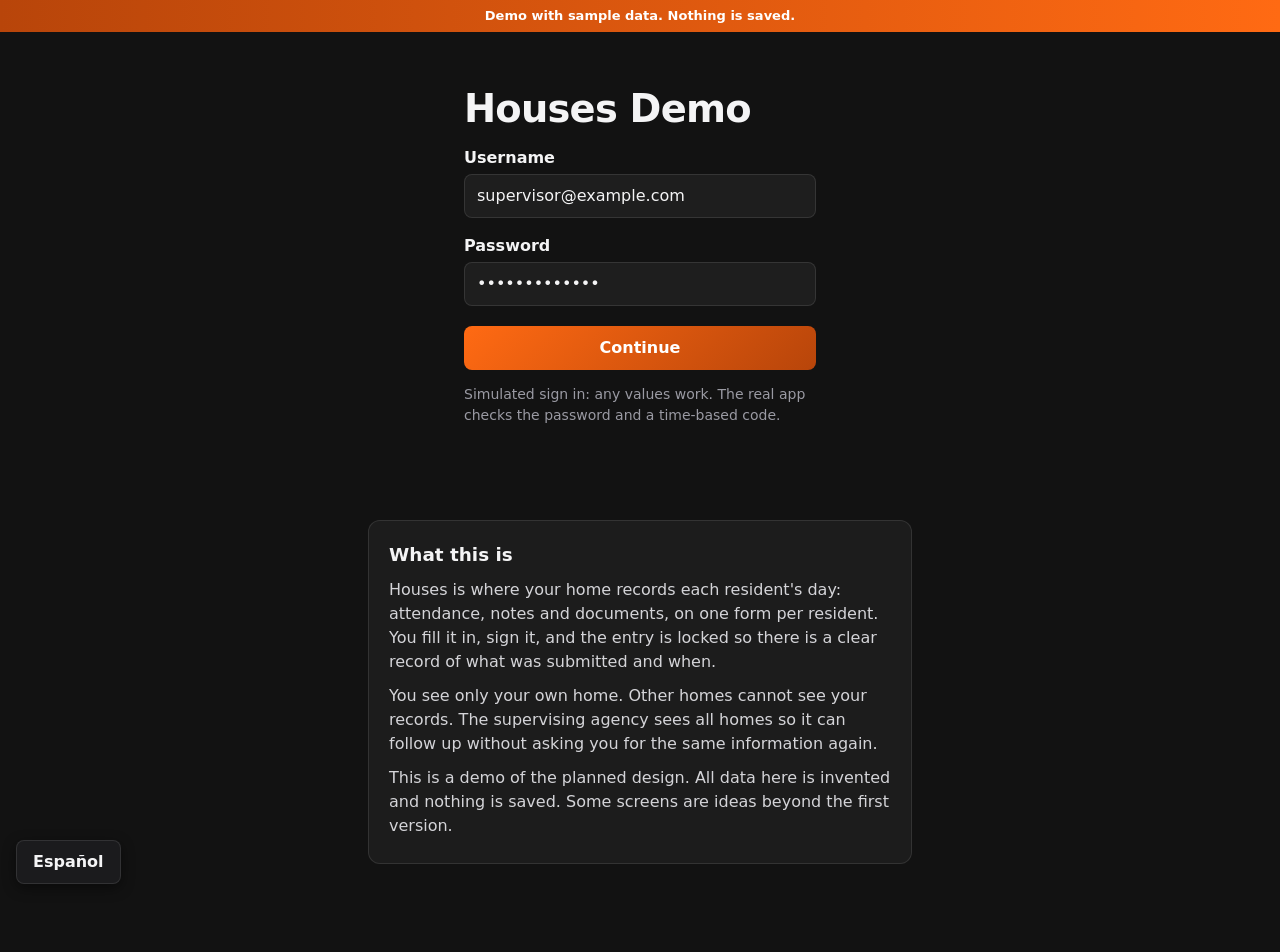
<file: index.html>
<!doctype html><html lang="en"><head><meta charset="utf-8"><meta name="viewport" content="width=device-width, initial-scale=1"><meta name="robots" content="noindex, nofollow"><link rel="icon" type="image/png" href="img/home.png"><title>Houses Demo</title><link rel="stylesheet" href="style.css"></head>
<body><div class="banner" id="bn"></div>
<main class="login">
  <h1 id="h1"></h1>
  <form id="pw">
    <label for="u" id="lu"></label><input id="u" autocomplete="off" value="supervisor@example.com">
    <label for="p" id="lp"></label><input id="p" type="password" autocomplete="off" value="demo-password">
    <button type="submit" id="bc"></button>
  </form>
  <form id="code" hidden>
    <p id="ci"></p>
    <label for="c" id="lc"></label><input id="c" inputmode="numeric" maxlength="6" autocomplete="off" placeholder="123456">
    <button type="submit" id="bs"></button>
  </form>
  <p class="note" id="ln"></p>
</main>
<section class="about" aria-labelledby="at">
  <h2 id="at"></h2>
  <p id="a1"></p><p id="a2"></p><p id="a3"></p>
</section>
<button type="button" class="lang-fab" id="sw"></button>
<script src="app.js"></script>
<script>
const set = (id, k) => { document.getElementById(id).textContent = t(k); };
document.title = t("signIn") + " | Houses Demo";
set("bn","banner"); set("h1","brand"); set("lu","username"); set("lp","password"); set("bc","cont"); set("ci","codeIntro"); set("lc","code"); set("bs","signIn"); set("ln","loginNote");
set("at","aboutTitle"); set("a1","aboutP1"); set("a2","aboutP2"); set("a3","aboutP3");
const sw = document.getElementById("sw"); // fixed bottom-left; shows the language you can switch to
sw.textContent = LANG === "en" ? "Español" : "English"; sw.lang = LANG === "en" ? "es" : "en";
sw.addEventListener("click", () => setLang(LANG === "en" ? "es" : "en"));
document.getElementById("pw").addEventListener("submit", (e) => { e.preventDefault(); e.target.hidden = true; document.getElementById("code").hidden = false; document.getElementById("c").focus(); });
document.getElementById("code").addEventListener("submit", (e) => { e.preventDefault(); try { sessionStorage.setItem("demo-signed-in", "1"); } catch (err) {} location.href = "home.html"; });
</script></body></html>
</file>
<file: style.css>
/* Dark, glassy look: charcoal surfaces, hairline borders, one orange accent. */
:root {
  color-scheme: dark;
  --bg:#121212; --fg:#f4f4f5; --muted:#9a9aa3; --accent:#ff6a13; --accent-2:#b8450a;
  --border:rgba(255,255,255,.10); --card:rgba(255,255,255,.045); --card-solid:#1b1b1d;
  --ok:#4ade80; --warn:#f87171;
}
* { box-sizing:border-box; }
body { margin:0; background:var(--bg); color:var(--fg); font:1rem/1.5 "Inter",system-ui,-apple-system,"Segoe UI",sans-serif; }
h1 { font-size:clamp(1.75rem,3vw,2.5rem); line-height:1.1; letter-spacing:-.02em; margin:.5rem 0 1rem; }
h2 { font-size:1.15rem; margin:1.5rem 0 .5rem; }
a { color:var(--accent); }
.banner { background:linear-gradient(90deg,var(--accent-2),var(--accent)); color:#fff; text-align:center; padding:.35rem 1rem; font-size:.8125rem; font-weight:600; }
.pill { display:inline-block; padding:.15rem .75rem; font-size:.8125rem; font-weight:600; color:#fff; background:linear-gradient(135deg,var(--accent),var(--accent-2)); border-radius:999px; }
main { max-width:56rem; margin:0 auto; padding:1rem 1rem 3rem; }
.grid { display:grid; grid-template-columns:repeat(auto-fit,minmax(10rem,1fr)); gap:.75rem; }
.tile, .card { background:var(--card); border:1px solid var(--border); border-radius:.75rem; padding:.9rem 1.1rem; backdrop-filter:blur(8px); }
.tile .n { font-size:1.9rem; font-weight:700; letter-spacing:-.02em; } .tile .l { color:var(--muted); font-size:.875rem; }
.tile.hot { background:linear-gradient(135deg,var(--accent),var(--accent-2)); border-color:rgba(255,160,100,.5); } .tile.hot .l { color:rgba(255,255,255,.88); }
table { width:100%; border-collapse:collapse; }
th,td { text-align:left; padding:.55rem .35rem; border-bottom:1px solid var(--border); }
th { color:var(--muted); font-weight:600; font-size:.875rem; }
tr.link { cursor:pointer; } tr.link:hover { background:var(--card); }
.yes { color:var(--ok); font-weight:600; } .no { color:var(--warn); font-weight:600; }
label { display:block; margin:1rem 0 .25rem; font-weight:600; }
input, select { width:100%; min-height:2.75rem; padding:.5rem .75rem; font:inherit; color:inherit; background:rgba(255,255,255,.05); border:1px solid var(--border); border-radius:.5rem; }
input:focus-visible, select:focus-visible, button:focus-visible, a:focus-visible { outline:2px solid var(--accent); outline-offset:2px; }
select option { background:var(--card-solid); color:var(--fg); }
button, .btn { display:inline-block; min-height:2.75rem; margin-top:1.25rem; padding:.5rem 1.1rem; font:inherit; font-weight:600; color:#fff; background:linear-gradient(135deg,var(--accent),var(--accent-2)); border:0; border-radius:.5rem; cursor:pointer; text-decoration:none; }
button.secondary { color:var(--fg); background:transparent; border:1px solid var(--border); margin:0; }
.login { max-width:24rem; margin:2rem auto; } .login button { width:100%; }
.about { width:calc(100% - 2rem); max-width:34rem; margin:0 auto 5.5rem; padding:.25rem 1.25rem 1rem; background:var(--card); border:1px solid var(--border); border-radius:.75rem; }
.about h2 { margin-top:1rem; } .about p { margin:.6rem 0; color:#d4d4d8; }
.lang-fab { position:fixed; left:1rem; bottom:calc(1rem + env(safe-area-inset-bottom)); z-index:30; margin:0; padding:.5rem 1rem; color:var(--fg); background:var(--card-solid); border:1px solid var(--border); box-shadow:0 4px 14px rgba(0,0,0,.45); }
.lang-fab:hover { border-color:rgba(255,106,19,.7); }
.crumbs { color:var(--muted); font-size:.9rem; } .crumbs a { color:var(--muted); }
.note { color:var(--muted); font-size:.875rem; }
.list { list-style:none; margin:0; padding:0; } .list li { border-bottom:1px solid var(--border); }
.list a, .list .row { display:flex; justify-content:space-between; align-items:center; gap:.5rem; padding:.7rem .25rem; text-decoration:none; color:var(--fg); }
@media (max-width:30rem) { .hide-s { display:none; } }

body.has-side { display:grid; grid-template-columns:14rem 1fr; grid-template-rows:auto 1fr; min-height:100vh; }
.banner { grid-column:1 / -1; }
.side { grid-row:2; padding:1rem; border-right:1px solid var(--border); background:rgba(255,255,255,.03); display:flex; flex-direction:column; gap:1rem; }
.side .brand { font-weight:700; font-size:1.1rem; letter-spacing:-.01em; }
.side nav { display:flex; flex-direction:column; gap:.25rem; flex:1; }
.side nav a { padding:.6rem .75rem; border-radius:.5rem; color:var(--muted); text-decoration:none; font-weight:600; }
.side nav a:hover { color:var(--fg); background:var(--card); }
.side nav a.on { color:#fff; background:linear-gradient(135deg,var(--accent),var(--accent-2)); }
.content { grid-row:2; width:100%; }
@media (max-width:48rem) {
  body.has-side { grid-template-columns:1fr; grid-template-rows:auto auto 1fr; }
  .side { grid-row:2; flex-direction:row; flex-wrap:wrap; align-items:center; border-right:0; border-bottom:1px solid var(--border); }
  .side nav { flex-direction:row; flex:1; flex-wrap:wrap; } .side .brand { display:none; }
  .content { grid-row:3; }
}

/* Home: the network artwork stays, darkened, behind the content. */
body.home { position:relative; isolation:isolate; }
body.home::before { content:""; position:fixed; inset:0; z-index:-1; background:url(img/background.jpg) center / cover no-repeat; filter:invert(1) hue-rotate(180deg) saturate(1.4); opacity:.4; }
body.home main { max-width:84rem; margin:0; }
.stats { display:grid; grid-template-columns:repeat(auto-fit,minmax(13rem,1fr)); gap:.75rem; margin:.5rem 0 1.25rem; }
.chips { display:flex; flex-wrap:wrap; gap:.5rem; margin-bottom:.75rem; }
.chip { margin:0; min-height:2.5rem; padding:.4rem 1rem; color:#fff; background:var(--card); border:1px solid rgba(255,106,19,.6); border-radius:999px; }
.chip:hover { background:linear-gradient(135deg,var(--accent),var(--accent-2)); }
.toast { min-height:1.5rem; margin:0 0 .5rem; }
.houses { display:grid; grid-template-columns:repeat(auto-fit,minmax(14rem,1fr)); gap:1rem; }
.house { background:var(--card); backdrop-filter:blur(8px); border:1px solid var(--border); border-radius:1rem; padding:1rem; text-align:center; }
.ring { position:relative; width:100%; max-width:15rem; aspect-ratio:1; margin:0 auto; }
.ring .hico { position:absolute; left:50%; top:50%; width:34%; transform:translate(-50%,-50%); }
.ring .pico { position:absolute; width:15%; transform:translate(-50%,-50%); }
.house h2 { margin:.5rem 0 0; } .house .meta { color:var(--muted); font-size:.875rem; }
.chat { margin-top:1.25rem; background:var(--card); backdrop-filter:blur(8px); border:1px solid var(--border); border-radius:1rem; padding:1rem; }
.chat h2 { margin:0 0 .5rem; }
.log { min-height:6rem; max-height:14rem; overflow:auto; display:flex; flex-direction:column; gap:.5rem; margin-bottom:.75rem; }
.msg { max-width:85%; padding:.5rem .75rem; border-radius:.75rem; }
.msg.me { align-self:flex-end; background:linear-gradient(135deg,var(--accent),var(--accent-2)); color:#fff; }
.msg.bot { align-self:flex-start; background:rgba(255,255,255,.07); border:1px solid var(--border); }
.chat form { display:flex; gap:.5rem; } .chat form button { margin:0; }
dialog { width:min(24rem, calc(100% - 2rem)); padding:1rem 1.25rem; color:var(--fg); background:var(--card-solid); border:1px solid var(--border); border-radius:1rem; }
dialog::backdrop { background:rgba(0,0,0,.6); }
dialog h2 { margin:0 0 .5rem; }
.actions { display:flex; gap:.5rem; justify-content:flex-end; } .actions button { margin-top:1rem; }
.error-msg { color:var(--warn); min-height:1.25rem; margin:.5rem 0 0; }

.who { display:grid; grid-template-columns:auto 1fr; gap:.5rem .6rem; align-items:center; }
.avatar { width:2.25rem; height:2.25rem; display:grid; place-items:center; border-radius:50%; font-size:.8rem; font-weight:700; color:#fff; background:linear-gradient(135deg,var(--accent),var(--accent-2)); }
.who-mail { overflow-wrap:anywhere; line-height:1.2; }
.who-actions { grid-column:1 / -1; display:grid; gap:.4rem; }
.who-actions button { width:100%; margin:0; min-height:2.5rem; }
@media (max-width:48rem) { .who { display:flex; flex-wrap:wrap; } .who-mail { display:none; } .who-actions { display:flex; } .who-actions button { width:auto; } }

/* Boxes lift when hovered, to draw the eye. Touch screens skip it, reduced motion keeps them still. */
.tile, .house, .news-item, .staff-card, .vcard { position:relative; transition:transform .18s ease, box-shadow .18s ease, border-color .18s ease; }
.tile::after, .house::after, .news-item::after, .staff-card::after, .vcard::after { content:""; position:absolute; left:0; right:0; top:100%; height:.375rem; } /* hover stays steady on the bottom edge while the box lifts */
@media (hover:hover) {
  .tile:hover, .house:hover, .news-item:hover, .staff-card:hover, .vcard:hover { border-color:rgba(255,106,19,.6); box-shadow:0 12px 28px rgba(0,0,0,.5); }
}
@media (hover:hover) and (prefers-reduced-motion:no-preference) {
  .tile:hover, .house:hover, .news-item:hover, .staff-card:hover, .vcard:hover { transform:translateY(-4px); }
  .chip { transition:transform .18s ease, background .18s ease; } .chip:hover { transform:translateY(-2px); }
}

.news { margin-top:1.25rem; }
.news h2 { margin:0 0 .5rem; }
.news-list { list-style:none; margin:0; padding:0; display:grid; gap:.5rem; }
.news-item { display:grid; grid-template-columns:7.5rem 1fr auto; gap:.75rem; align-items:center; padding:.7rem 1rem; background:var(--card); backdrop-filter:blur(8px); border:1px solid var(--border); border-radius:.75rem; }
.news-tag { justify-self:start; padding:.1rem .65rem; font-size:.75rem; font-weight:700; letter-spacing:.02em; color:#ffb48a; border:1px solid rgba(255,106,19,.55); border-radius:999px; white-space:nowrap; }
.news-item.pending .news-tag { color:#fff; border-color:transparent; background:linear-gradient(135deg,var(--accent),var(--accent-2)); }
.news-time { color:var(--muted); font-size:.8125rem; white-space:nowrap; }
@media (max-width:48rem) { .news-item { grid-template-columns:1fr auto; } .news-text { grid-column:1 / -1; grid-row:2; } }

/* House page */
a.house { display:block; color:inherit; text-decoration:none; }
.beds { display:grid; grid-template-columns:auto minmax(8rem,1fr) auto; gap:.75rem 1.5rem; align-items:center; margin:.5rem 0 1.25rem; }
.beds .bar { height:.75rem; border-radius:999px; background:rgba(255,255,255,.08); overflow:hidden; }
.beds .bar span { display:block; height:100%; border-radius:inherit; background:linear-gradient(90deg,var(--accent-2),var(--accent)); box-shadow:0 0 12px rgba(255,106,19,.6); }
.beds-side { display:flex; gap:1.5rem; text-align:center; }
.beds-side b { display:block; font-size:1.3rem; line-height:1.1; }
.beds-side .l { font-size:.75rem; }
.house-grid { display:grid; grid-template-columns:minmax(0,1.1fr) minmax(0,1fr); gap:1rem; align-items:start; }
.ring-card h2, .info-card h2 { margin:.1rem 0 .5rem; }
.ring.big { max-width:30rem; margin:1rem auto .75rem; }
.pfig { position:absolute; width:17%; margin:0; transform:translate(-50%,-50%); text-align:center; }
.pfig img { display:block; width:78%; margin:0 auto; transition:transform .18s ease; }
.pfig figcaption { margin-top:.1rem; font-size:.75rem; line-height:1.15; color:var(--muted); }
@media (hover:hover) and (prefers-reduced-motion:no-preference) { .pfig:hover img { transform:translateY(-3px) scale(1.06); } }
.info-card address { font-style:normal; font-weight:600; line-height:1.4; }
.phone { margin:.5rem 0 .9rem; } .phone a { color:var(--fg); font-weight:600; text-decoration:none; border-bottom:1px solid rgba(255,106,19,.6); }
.map { position:relative; aspect-ratio:5/3; border:1px solid var(--border); border-radius:.9rem; overflow:hidden; background:#232830; }
.map-view { position:absolute; inset:0; }
.map .mapsvg { display:block; width:100%; height:100%; }
.map-tools { position:absolute; top:.6rem; left:.6rem; display:flex; flex-direction:column; gap:.35rem; }
.map-tools button { margin:0; min-height:0; width:2.25rem; height:2.25rem; padding:0; display:grid; place-items:center; font-size:1.2rem; line-height:1; color:var(--fg); background:rgba(20,24,29,.88); border:1px solid var(--border); border-radius:.55rem; }
.map-tools button:hover:not(:disabled) { border-color:rgba(255,106,19,.7); }
.map-tools button:disabled { opacity:.4; cursor:default; }
.map .pulse { transform-box:fill-box; transform-origin:center; animation:pulse 2.2s ease-out infinite; }
@keyframes pulse { from { transform:scale(.6); opacity:.9; } to { transform:scale(3); opacity:0; } }
@media (prefers-reduced-motion:reduce) { .map .pulse { animation:none; opacity:.5; } }
.staff, .docs { margin-top:1.25rem; }
.staff-list { list-style:none; margin:0; padding:0; display:grid; grid-template-columns:repeat(auto-fit,minmax(15rem,1fr)); gap:.75rem; }
.staff-card { display:flex; align-items:center; gap:.8rem; padding:.8rem 1rem; background:var(--card); backdrop-filter:blur(8px); border:1px solid var(--border); border-radius:.9rem; }
.staff-card .avatar { width:3rem; height:3rem; font-size:1rem; flex:none; }
.s-name { font-weight:700; }
@media (max-width:64rem) { .house-grid { grid-template-columns:1fr; } }
@media (max-width:48rem) { .beds { grid-template-columns:1fr; } .beds-side { justify-content:space-between; } }

/* Visual folders: cards with a tab, an icon, a key figure and a small picture of what is inside. */
.seg { display:inline-flex; flex-wrap:wrap; gap:.25rem; padding:.25rem; margin:.25rem 0 1rem; background:rgba(255,255,255,.05); border:1px solid var(--border); border-radius:999px; }
.seg button { margin:0; min-height:2rem; padding:.2rem .95rem; font-size:.875rem; color:var(--muted); background:transparent; border:0; border-radius:999px; }
.seg button:hover:not(.on) { color:var(--fg); }
.seg button.on { color:#fff; background:linear-gradient(135deg,var(--accent),var(--accent-2)); }
.vgrid { display:grid; grid-template-columns:repeat(auto-fill,minmax(13.5rem,1fr)); gap:.75rem; }
button.vcard { margin:0; min-height:0; padding:.8rem .9rem .7rem; display:flex; flex-direction:column; gap:.6rem; text-align:left; font:inherit; font-weight:400; color:var(--fg); background:var(--card); backdrop-filter:blur(8px); border:1px solid var(--border); border-radius:1rem; cursor:pointer; }
.vc-head { display:flex; justify-content:space-between; align-items:center; gap:.5rem; }
.vc-title { font-weight:700; letter-spacing:-.01em; overflow-wrap:anywhere; }
.vc-tag { padding:.05rem .6rem; font-size:.7rem; font-weight:700; letter-spacing:.04em; color:#ffb48a; border:1px solid rgba(255,106,19,.65); border-radius:999px; box-shadow:0 0 8px rgba(255,106,19,.35); white-space:nowrap; }
.vc-body { display:flex; align-items:center; gap:.7rem; }
.vc-icon { flex:none; width:2.6rem; height:2.6rem; display:grid; place-items:center; background:rgba(255,255,255,.04); border:1px solid var(--border); border-radius:.6rem; }
.vc-metric { display:flex; flex-direction:column; line-height:1.25; }
.vc-metric b { font-size:1.15rem; color:#ff8a3d; }
.vc-metric b.yes { color:var(--ok); } .vc-metric b.no { color:var(--warn); }
.vc-metric small { color:var(--muted); font-size:.72rem; }
.vc-viz { display:flex; align-items:center; height:1.5rem; }
.vc-viz svg { display:block; width:100%; height:100%; overflow:visible; }
.spark { fill:none; stroke:#ff8a3d; stroke-width:1.6; stroke-linecap:round; stroke-linejoin:round; filter:drop-shadow(0 0 3px rgba(255,106,19,.85)); }
.dots { display:flex; gap:.3rem; }
.dots i { width:.55rem; height:.55rem; border-radius:50%; background:var(--ok); box-shadow:0 0 6px rgba(74,222,128,.55); }
.dots i.off { background:transparent; box-shadow:inset 0 0 0 1.5px var(--warn); }
.tl { position:relative; width:100%; height:.4rem; background:rgba(255,255,255,.1); border-radius:999px; }
.tl i { position:absolute; top:0; bottom:0; border-radius:999px; background:#ff8a3d; box-shadow:0 0 8px rgba(255,106,19,.7); }
.vc-cta { color:var(--muted); font-size:.72rem; }

/* The banner and the sidebar stay in view, so the user block and Settings are never below the fold. */
:root { --banner-h:2rem; }
.banner { position:sticky; top:0; z-index:20; height:var(--banner-h); display:flex; align-items:center; justify-content:center; padding:0 1rem; }
@media (min-width:48.01rem) { .side { position:sticky; top:var(--banner-h); align-self:start; height:calc(100vh - var(--banner-h)); overflow-y:auto; } }

/* Calendar */
.sr-only { position:absolute; width:1px; height:1px; overflow:hidden; clip:rect(0 0 0 0); white-space:nowrap; }
.t-visit { --c:#4aa8ff; } .t-task { --c:#ff6a13; } .t-followup { --c:#f87171; } .t-license { --c:#fbbf24; } .t-review { --c:#a78bfa; }
.cal-bar { display:flex; flex-wrap:wrap; align-items:center; gap:.75rem 1.25rem; margin:.25rem 0 1rem; }
.cal-bar h2 { margin:0; min-width:11rem; font-size:1.35rem; letter-spacing:-.01em; }
.cal-nav { display:inline-flex; gap:.25rem; padding:.25rem; background:rgba(255,255,255,.05); border:1px solid var(--border); border-radius:999px; }
.cal-nav button { margin:0; min-height:2rem; min-width:2.25rem; padding:.2rem .8rem; font-size:.9rem; color:var(--fg); background:transparent; border:0; border-radius:999px; }
.cal-nav button:hover { background:rgba(255,255,255,.1); }
.cal-legend { list-style:none; margin:0 0 0 auto; padding:0; display:flex; flex-wrap:wrap; gap:.4rem .9rem; color:var(--muted); font-size:.8rem; }
.cal-legend li::before { content:""; display:inline-block; width:.6rem; height:.6rem; margin-right:.4rem; border-radius:50%; background:var(--c); box-shadow:0 0 6px var(--c); }
.cal-layout { display:grid; grid-template-columns:minmax(0,1fr) 22rem; gap:1rem; align-items:start; }
.cal-card { padding:.6rem; background:var(--card); backdrop-filter:blur(8px); border:1px solid var(--border); border-radius:1rem; }
table.cal { width:100%; border-collapse:separate; border-spacing:.25rem; table-layout:fixed; }
table.cal th { padding:.25rem; color:var(--muted); font-size:.75rem; font-weight:600; text-align:center; border:0; }
table.cal td { padding:0; border:0; vertical-align:top; }
button.cal-day { position:relative; margin:0; width:100%; min-height:5.6rem; padding:.35rem .4rem; display:flex; flex-direction:column; align-items:stretch; gap:.25rem; text-align:left; font:inherit; font-weight:400; color:var(--fg); background:rgba(255,255,255,.035); border:1px solid var(--border); border-radius:.6rem; cursor:pointer; }
button.cal-day.out { opacity:.45; }
button.cal-day.past .ev-chip { opacity:.55; }
button.cal-day[aria-pressed="true"] { border-color:rgba(255,106,19,.9); box-shadow:0 0 0 1px rgba(255,106,19,.5), 0 0 14px rgba(255,106,19,.25); }
.cal-day .num { align-self:flex-start; min-width:1.5rem; height:1.5rem; display:grid; place-items:center; padding:0 .3rem; font-size:.8rem; font-weight:700; border-radius:999px; }
.cal-day.today .num { color:#fff; background:linear-gradient(135deg,var(--accent),var(--accent-2)); }
.ev-chips { display:flex; flex-direction:column; gap:.15rem; min-width:0; }
.ev-chip { display:flex; align-items:center; gap:.3rem; min-width:0; font-size:.68rem; line-height:1.25; }
.ev-chip i { flex:none; width:.45rem; height:.45rem; border-radius:50%; background:var(--c); box-shadow:0 0 5px var(--c); }
.ev-chip span { overflow:hidden; text-overflow:ellipsis; white-space:nowrap; }
.ev-more { font-size:.68rem; color:var(--muted); }
.cal-side { display:grid; gap:1rem; }
.cal-side .card h2 { margin:.1rem 0 .6rem; font-size:1.05rem; }
.ag-list { list-style:none; margin:0; padding:0; display:grid; gap:.5rem; }
.ag-item { position:relative; display:grid; gap:.25rem; padding:.6rem .8rem; background:rgba(255,255,255,.04); border:1px solid var(--border); border-left:3px solid var(--c); border-radius:.7rem; }
button.ag-item { margin:0; min-height:0; width:100%; text-align:left; font:inherit; font-weight:400; color:var(--fg); cursor:pointer; }
.ag-meta { display:flex; flex-wrap:wrap; align-items:center; gap:.2rem .6rem; }
.ag-tag { padding:.02rem .55rem; font-size:.68rem; font-weight:700; letter-spacing:.03em; color:var(--c); border:1px solid var(--c); border-radius:999px; }
.ag-time { color:var(--muted); font-size:.78rem; }
.ag-text { font-size:.9rem; line-height:1.35; }
button.cal-day::after, .ag-item::after { content:""; position:absolute; left:0; right:0; top:100%; height:.3rem; }
@media (hover:hover) {
  button.cal-day:hover { border-color:rgba(255,106,19,.6); box-shadow:0 8px 20px rgba(0,0,0,.45); }
  .ag-item:hover { border-color:rgba(255,106,19,.6) rgba(255,106,19,.6) rgba(255,106,19,.6) var(--c); box-shadow:0 10px 24px rgba(0,0,0,.45); }
}
@media (hover:hover) and (prefers-reduced-motion:no-preference) {
  button.cal-day, .ag-item { transition:transform .18s ease, box-shadow .18s ease, border-color .18s ease; }
  button.cal-day:hover { transform:translateY(-2px); }
  .ag-item:hover { transform:translateY(-3px); }
}
@media (max-width:64rem) { .cal-layout { grid-template-columns:1fr; } .cal-legend { margin-left:0; } }
@media (max-width:48rem) {
  table.cal { border-spacing:.15rem; }
  button.cal-day { min-height:3.6rem; padding:.25rem .2rem; align-items:center; }
  .cal-day .num { align-self:center; }
  .ev-chips { flex-direction:row; flex-wrap:wrap; justify-content:center; gap:.2rem; }
  .ev-chip span, .ev-more { display:none; }
  .cal-bar h2 { min-width:0; flex:1 1 100%; order:-1; }
}
</file>
